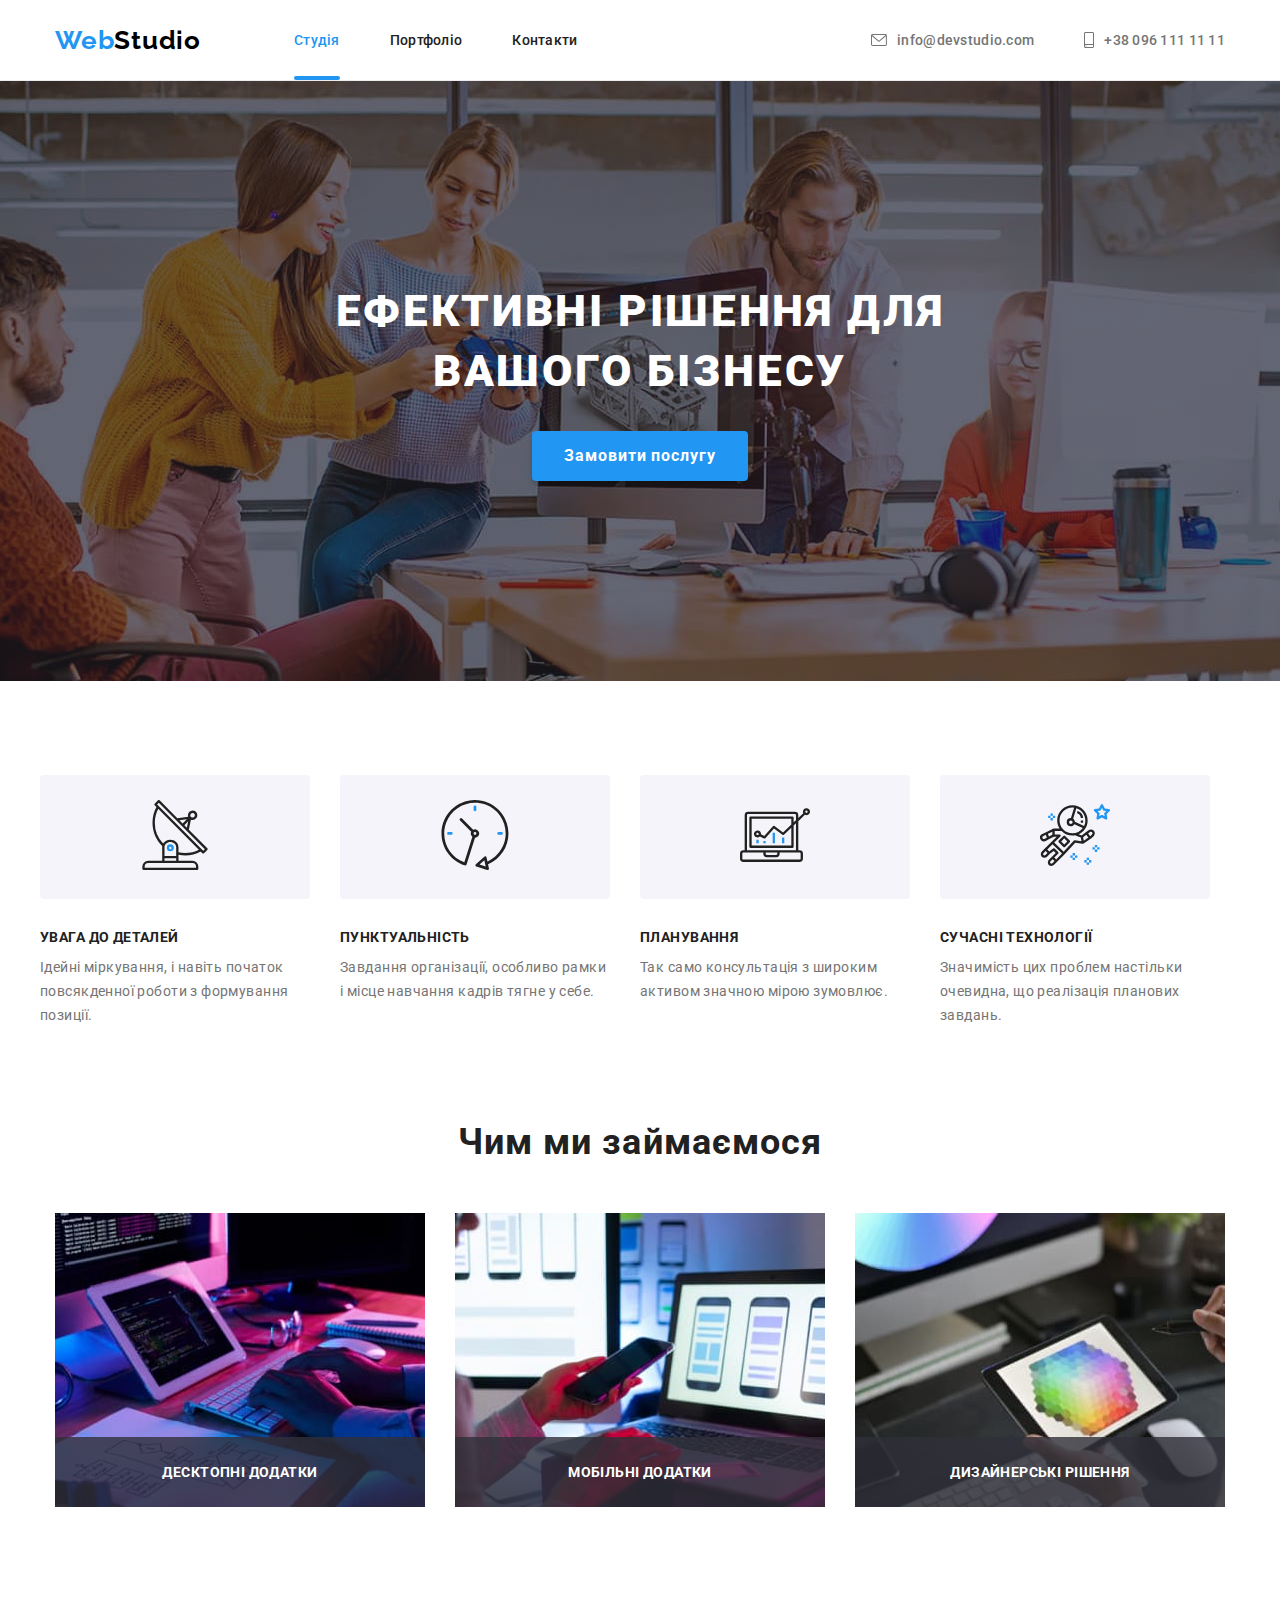
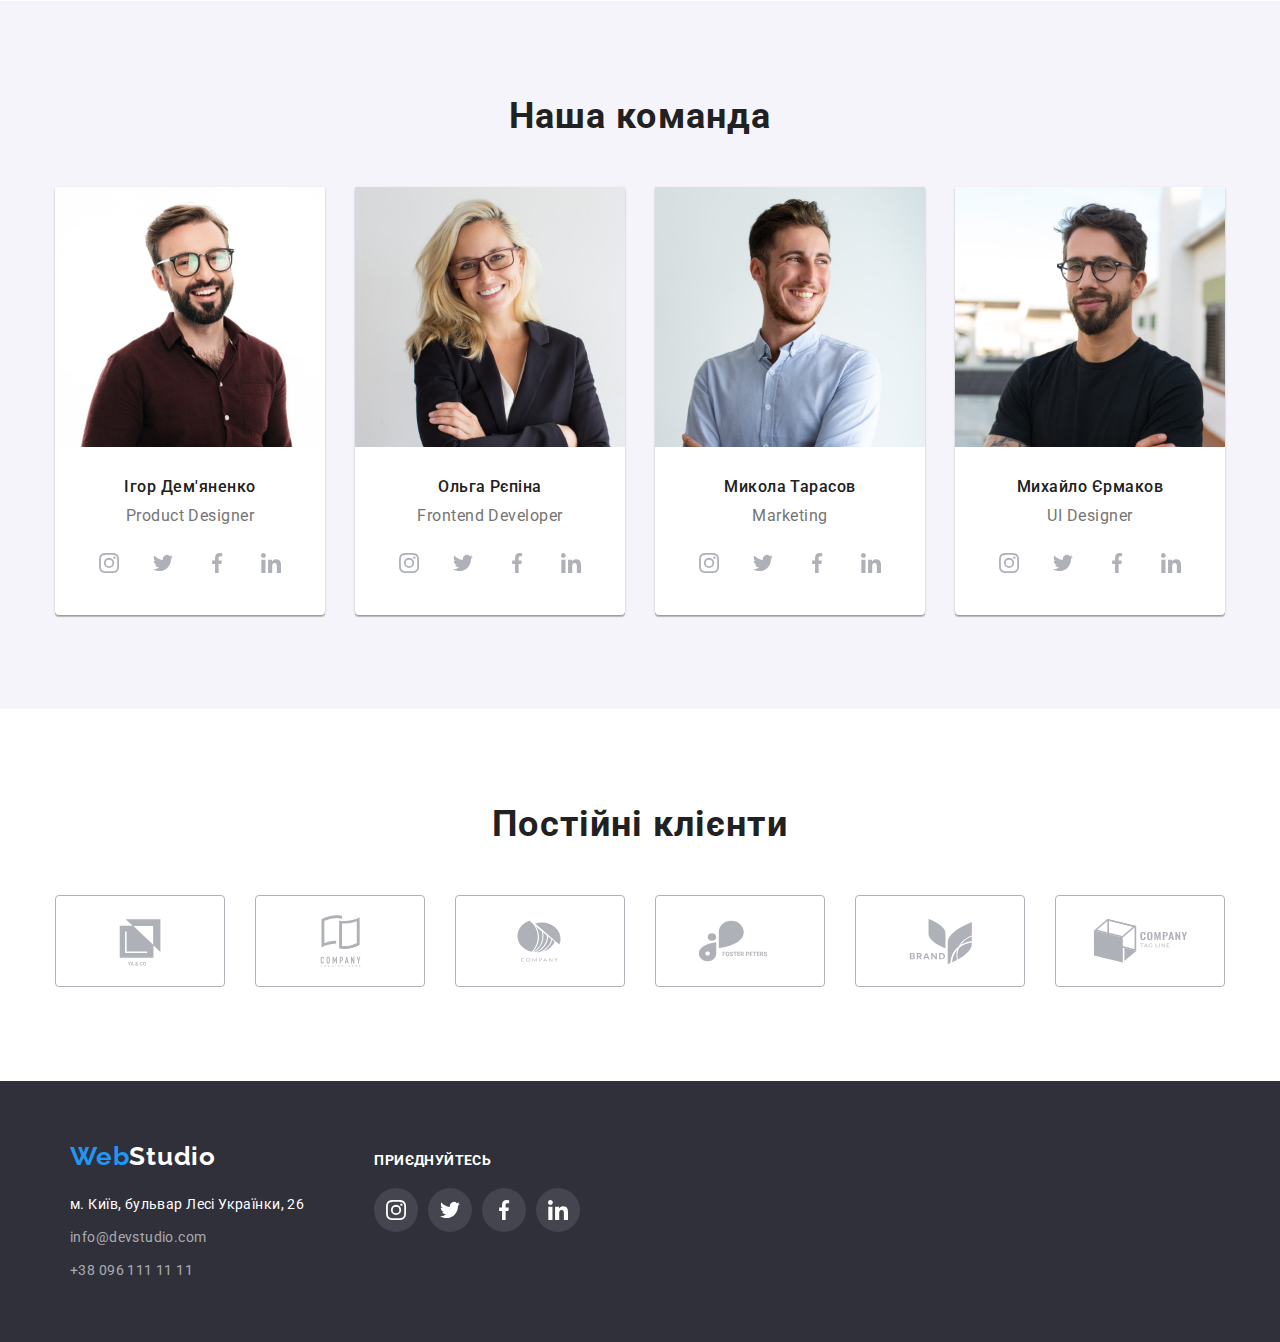
<file: index.html>
<!DOCTYPE html>
<html lang="uk">
  <head>
    <meta charset="UTF-8" />
    <meta http-equiv="X-UA-Compatible" content="IE=edge" />
    <meta name="viewport" content="width=device-width, initial-scale=1.0" />
    <title>WebStudio</title>
    <link rel="preconnect" href="https://fonts.googleapis.com" />
    <link rel="preconnect" href="https://fonts.gstatic.com" crossorigin />
    <link
      href="https://fonts.googleapis.com/css2?family=Raleway:wght@700&family=Roboto:wght@400;500;700;900&display=swap"
      rel="stylesheet"
    />
    <link
      rel="stylesheet"
      href="https://cdnjs.cloudflare.com/ajax/libs/modern-normalize/1.1.0/modern-normalize.min.css"
    />
    <link rel="stylesheet" href="./css/styles.css" />
  </head>
  <body>
    <header class="header">
      <div class="header-container container">
        <nav class="header-nav">
          <a href="/" class="logo link"
            ><span class="logo-first">Web</span><span class="logo-second">Studio</span></a
          >
          <ul class="site-nav list">
            <li class="item"><a href="" class="link current">Студія</a></li>
            <li class="item">
              <a href="./portfolio.html" class="link">Портфоліо</a>
            </li>
            <li class="item"><a href="" class="link">Контакти</a></li>
          </ul>
        </nav>
        <ul class="address-header list">
          <li class="item">
            <a href="mailto:info@devstudio.com" class="header-contacts link">
              <svg class="icon" width="16" height="12">
                <use href="./images/icons.svg#envelope"></use>
              </svg>
              info@devstudio.com</a
            >
          </li>
          <li class="item">
            <a href="tel:+380961111111" class="header-contacts link">
              <svg class="icon" width="10" height="16">
                <use href="./images/icons.svg#smartphone"></use>
              </svg>
              +38 096 111 11 11</a
            >
          </li>
        </ul>
      </div>
    </header>
    <main>
      <section class="hero">
        <div class="container">
          <h1 class="hero-title">
            Ефективні рішення для <br />
            вашого бізнесу
          </h1>
          <button type="button" class="button-hero" data-modal-open>Замовити послугу</button>
        </div>
      </section>
      <section class="benefits section">
        <div class="container">
          <h2 class="section-title visually-hidden">Наші переваги</h2>
          <ul class="benefits-list list">
            <li class="item">
              <div class="benefit-thumb">
                <svg class="benefit-icon" width="70" height="70">
                  <use href="./images/icons.svg#antenna"></use>
                </svg>
              </div>
              <h3 class="title-benefits">УВАГА ДО ДЕТАЛЕЙ</h3>
              <p class="text-benefits">
                Ідейні міркування, і навіть початок повсякденної роботи з формування позиції.
              </p>
            </li>
            <li class="item">
              <div class="benefit-thumb">
                <svg class="benefit-icon" width="70" height="70">
                  <use href="./images/icons.svg#clock"></use>
                </svg>
              </div>
              <h3 class="title-benefits">ПУНКТУАЛЬНІСТЬ</h3>
              <p class="text-benefits">
                Завдання організації, особливо рамки і місце навчання кадрів тягне у себе.
              </p>
            </li>
            <li class="item">
              <div class="benefit-thumb">
                <svg class="benefit-icon" width="70" height="70">
                  <use href="./images/icons.svg#diagram"></use>
                </svg>
              </div>
              <h3 class="title-benefits">ПЛАНУВАННЯ</h3>
              <p class="text-benefits">
                Так само консультація з широким активом значною мірою зумовлює.
              </p>
            </li>
            <li class="item">
              <div class="benefit-thumb">
                <svg class="benefit-icon" width="70" height="70">
                  <use href="./images/icons.svg#astronaut"></use>
                </svg>
              </div>
              <h3 class="title-benefits">СУЧАСНІ ТЕХНОЛОГІЇ</h3>
              <p class="text-benefits">
                Значимість цих проблем настільки очевидна, що реалізація планових завдань.
              </p>
            </li>
          </ul>
        </div>
      </section>
      <section class="specialization section">
        <div class="container">
          <h2 class="specialization-title section-title">Чим ми займаємося</h2>
          <ul class="specialization-list list">
            <li class="item">
              <div class="specialization-thumb">
                <img
                  class="specialization-image"
                  src="./images/specialization1.jpg"
                  alt="фронтенд"
                  width="370"
                />
                <div class="title-thumb-sp">
                  <h3 class="specialization-image-title">Десктопні додатки</h3>
                </div>
              </div>
            </li>
            <li class="item">
              <div class="specialization-thumb">
                <img
                  class="specialization-image"
                  src="./images/specialization2.jpg"
                  alt="розробка додатків"
                  width="370"
                />
                <div class="title-thumb-sp">
                  <h3 class="specialization-image-title">Мобільні додатки</h3>
                </div>
              </div>
            </li>
            <li class="item">
              <div class="specialization-thumb">
                <img
                  class="specialization-image"
                  src="./images/specialization3.jpg"
                  alt="розробка дизайну"
                  width="370"
                />
                <div class="title-thumb-sp">
                  <h3 class="specialization-image-title">Дизайнерські рішення</h3>
                </div>
              </div>
            </li>
          </ul>
        </div>
      </section>
      <section class="team section">
        <div class="container">
          <h2 class="team-title section-title">Наша команда</h2>
          <ul class="team-list list">
            <li class="card-team">
              <img src="./images/igor-dem.jpg" alt="Product Designer Igor " width="270" />
              <h3 class="tean-name">Ігор Дем'яненко</h3>
              <p class="team-job">Product Designer</p>
              <div class="social-container">
                <ul class="social-list list">
                  <li class="social-item">
                    <a
                      href="#"
                      target="_blank"
                      rel="noopener noreferrer nofollow"
                      class="social-link link"
                    >
                      <svg class="social-icon" width="20" height="20">
                        <use href="./images/icons.svg#instagram"></use>
                      </svg>
                    </a>
                  </li>
                  <li class="social-item">
                    <a
                      href="#"
                      target="_blank"
                      rel="noopener noreferrer nofollow"
                      class="social-link link"
                    >
                      <svg class="social-icon" width="20" height="20">
                        <use href="./images/icons.svg#twitter"></use>
                      </svg>
                    </a>
                  </li>
                  <li class="social-item">
                    <a
                      href="#"
                      target="_blank"
                      rel="noopener noreferrer nofollow"
                      class="social-link link"
                    >
                      <svg class="social-icon" width="20" height="20">
                        <use href="./images/icons.svg#facebook"></use>
                      </svg>
                    </a>
                  </li>
                  <li class="social-item">
                    <a
                      href="#"
                      target="_blank"
                      rel="noopener noreferrer nofollow"
                      class="social-link link"
                    >
                      <svg class="social-icon" width="20" height="20">
                        <use href="./images/icons.svg#linkedin"></use>
                      </svg>
                    </a>
                  </li>
                </ul>
              </div>
            </li>
            <li class="card-team">
              <img src="./images/olga-rep.jpg" alt="Frontend Developer Olga" width="270" />
              <h3 class="tean-name">Ольга Рєпіна</h3>
              <p class="team-job">Frontend Developer</p>
              <div class="social-container">
                <ul class="social-list list">
                  <li class="social-item">
                    <a
                      href="#"
                      target="_blank"
                      rel="noopener noreferrer nofollow"
                      class="social-link link"
                    >
                      <svg class="social-icon" width="20" height="20">
                        <use href="./images/icons.svg#instagram"></use>
                      </svg>
                    </a>
                  </li>
                  <li class="social-item">
                    <a
                      href="#"
                      target="_blank"
                      rel="noopener noreferrer nofollow"
                      class="social-link link"
                    >
                      <svg class="social-icon" width="20" height="20">
                        <use href="./images/icons.svg#twitter"></use>
                      </svg>
                    </a>
                  </li>
                  <li class="social-item">
                    <a
                      href="#"
                      target="_blank"
                      rel="noopener noreferrer nofollow"
                      class="social-link link"
                    >
                      <svg class="social-icon" width="20" height="20">
                        <use href="./images/icons.svg#facebook"></use>
                      </svg>
                    </a>
                  </li>
                  <li class="social-item">
                    <a
                      href="#"
                      target="_blank"
                      rel="noopener noreferrer nofollow"
                      class="social-link link"
                    >
                      <svg class="social-icon" width="20" height="20">
                        <use href="./images/icons.svg#linkedin"></use>
                      </svg>
                    </a>
                  </li>
                </ul>
              </div>
            </li>
            <li class="card-team">
              <img src="./images/mukola-tar.jpg" alt="Marketing Mukola" width="270" />
              <h3 class="tean-name">Микола Тарасов</h3>
              <p class="team-job">Marketing</p>
              <div class="social-container">
                <ul class="social-list list">
                  <li class="social-item">
                    <a
                      href="#"
                      target="_blank"
                      rel="noopener noreferrer nofollow"
                      class="social-link link"
                    >
                      <svg class="social-icon" width="20" height="20">
                        <use href="./images/icons.svg#instagram"></use>
                      </svg>
                    </a>
                  </li>
                  <li class="social-item">
                    <a
                      href="#"
                      target="_blank"
                      rel="noopener noreferrer nofollow"
                      class="social-link link"
                    >
                      <svg class="social-icon" width="20" height="20">
                        <use href="./images/icons.svg#twitter"></use>
                      </svg>
                    </a>
                  </li>
                  <li class="social-item">
                    <a
                      href="#"
                      target="_blank"
                      rel="noopener noreferrer nofollow"
                      class="social-link link"
                    >
                      <svg class="social-icon" width="20" height="20">
                        <use href="./images/icons.svg#facebook"></use>
                      </svg>
                    </a>
                  </li>
                  <li class="social-item">
                    <a
                      href="#"
                      target="_blank"
                      rel="noopener noreferrer nofollow"
                      class="social-link link"
                    >
                      <svg class="social-icon" width="20" height="20">
                        <use href="./images/icons.svg#linkedin"></use>
                      </svg>
                    </a>
                  </li>
                </ul>
              </div>
            </li>
            <li class="card-team">
              <img src="./images/muxailo-erm.jpg" alt="Designer Muxailo" width="270" />
              <h3 class="tean-name">Михайло Єрмаков</h3>
              <p class="team-job">UI Designer</p>
              <div class="social-container">
                <ul class="social-list list">
                  <li class="social-item">
                    <a
                      href="#"
                      target="_blank"
                      rel="noopener noreferrer nofollow"
                      class="social-link link"
                    >
                      <svg class="social-icon" width="20" height="20">
                        <use href="./images/icons.svg#instagram"></use>
                      </svg>
                    </a>
                  </li>
                  <li class="social-item">
                    <a
                      href="#"
                      target="_blank"
                      rel="noopener noreferrer nofollow"
                      class="social-link link"
                    >
                      <svg class="social-icon" width="20" height="20">
                        <use href="./images/icons.svg#twitter"></use>
                      </svg>
                    </a>
                  </li>
                  <li class="social-item">
                    <a
                      href="#"
                      target="_blank"
                      rel="noopener noreferrer nofollow"
                      class="social-link link"
                    >
                      <svg class="social-icon" width="20" height="20">
                        <use href="./images/icons.svg#facebook"></use>
                      </svg>
                    </a>
                  </li>
                  <li class="social-item">
                    <a
                      href="#"
                      target="_blank"
                      rel="noopener noreferrer nofollow"
                      class="social-link link"
                    >
                      <svg class="social-icon" width="20" height="20">
                        <use href="./images/icons.svg#linkedin"></use>
                      </svg>
                    </a>
                  </li>
                </ul>
              </div>
            </li>
          </ul>
        </div>
      </section>
      <section class="client section">
        <div class="container">
          <h2 class="client-title section-title">Постійні клієнти</h2>
          <ul class="client-list list">
            <li class="client-item">
              <a
                href="#"
                target="_blank"
                rel="noopener noreferrer nofollow"
                class="client-link link"
              >
                <svg class="button-client" width="106px" height="60px">
                  <use href="./images/icons.svg#company1"></use>
                </svg>
              </a>
            </li>
            <li class="client-item">
              <a
                href="#"
                target="_blank"
                rel="noopener noreferrer nofollow"
                class="client-link link"
              >
                <svg class="button-client" width="106px" height="60px">
                  <use href="./images/icons.svg#company2"></use>
                </svg>
              </a>
            </li>
            <li class="client-item">
              <a
                href="#"
                target="_blank"
                rel="noopener noreferrer nofollow"
                class="client-link link"
              >
                <svg class="button-client" width="106px" height="60px">
                  <use href="./images/icons.svg#company3"></use>
                </svg>
              </a>
            </li>
            <li class="client-item">
              <a
                href="#"
                target="_blank"
                rel="noopener noreferrer nofollow"
                class="client-link link"
              >
                <svg class="button-client" width="106px" height="60px">
                  <use href="./images/icons.svg#company4"></use>
                </svg>
              </a>
            </li>
            <li class="client-item">
              <a
                href="#"
                target="_blank"
                rel="noopener noreferrer nofollow"
                class="client-link link"
              >
                <svg class="button-client" width="106px" height="60px">
                  <use href="./images/icons.svg#company5"></use>
                </svg>
              </a>
            </li>
            <li class="client-item">
              <a
                href="#"
                target="_blank"
                rel="noopener noreferrer nofollow"
                class="client-link link"
              >
                <svg class="button-client" width="106px" height="60px">
                  <use href="./images/icons.svg#company6"></use>
                </svg>
              </a>
            </li>
          </ul>
        </div>
      </section>
    </main>
    <footer class="footer">
      <div class="footer-container container">
        <div class="footer-box">
          <a href="/" class="logo link"
            ><span class="logo-first">Web</span><span class="logo-footer">Studio</span></a
          >
          <address class="address-footer">
            <ul class="address-footer-list list">
              <li class="item">
                <a
                  href="https://goo.gl/maps/XgjmKiaME6EHn6Jn9"
                  target="_blank"
                  rel="noopener noreferrer nofollow"
                  class="address-footer-lokation link"
                  >м. Київ, бульвар Лесі Українки, 26</a
                >
              </li>
              <li class="item">
                <a href="mailto:info@devstudio.com" class="address-footer-link link"
                  >info@devstudio.com</a
                >
              </li>
              <li class="item">
                <a href="tel:+380961111111" class="address-footer-link link">+38 096 111 11 11</a>
              </li>
            </ul>
          </address>
        </div>
        <div class="footer-social-box">
          <h3 class="social-title-footer">приєднуйтесь</h3>
          <div class="social-container-footer">
            <ul class="social-list list">
              <li class="social-item">
                <a
                  href="#"
                  target="_blank"
                  rel="noopener noreferrer nofollow"
                  class="social-link social-link-footer link"
                >
                  <svg class="social-icon-footer" width="20" height="20">
                    <use href="./images/icons.svg#instagram"></use>
                  </svg>
                </a>
              </li>
              <li class="social-item">
                <a
                  href="#"
                  target="_blank"
                  rel="noopener noreferrer nofollow"
                  class="social-link social-link-footer link"
                >
                  <svg class="social-icon-footer" width="20" height="20">
                    <use href="./images/icons.svg#twitter"></use>
                  </svg>
                </a>
              </li>
              <li class="social-item">
                <a
                  href="#"
                  target="_blank"
                  rel="noopener noreferrer nofollow"
                  class="social-link social-link-footer link"
                >
                  <svg class="social-icon-footer" width="20" height="20">
                    <use href="./images/icons.svg#facebook"></use>
                  </svg>
                </a>
              </li>
              <li class="social-item">
                <a
                  href="#"
                  target="_blank"
                  rel="noopener noreferrer nofollow"
                  class="social-link social-link-footer link"
                >
                  <svg class="social-icon-footer" width="20" height="20">
                    <use href="./images/icons.svg#linkedin"></use>
                  </svg>
                </a>
              </li>
            </ul>
          </div>
        </div>
      </div>
    </footer>

    <div class="backdrop is-hidden" data-modal>
      <div class="modal">
        <button class="icon-close" data-modal-close>
          <svg width="18" height="18">
            <use href="./images/icons.svg#close-modal"></use>
          </svg>
        </button>
      </div>
    </div>

    <script src="./js/modal.js"></script>
  </body>
</html>
</file>
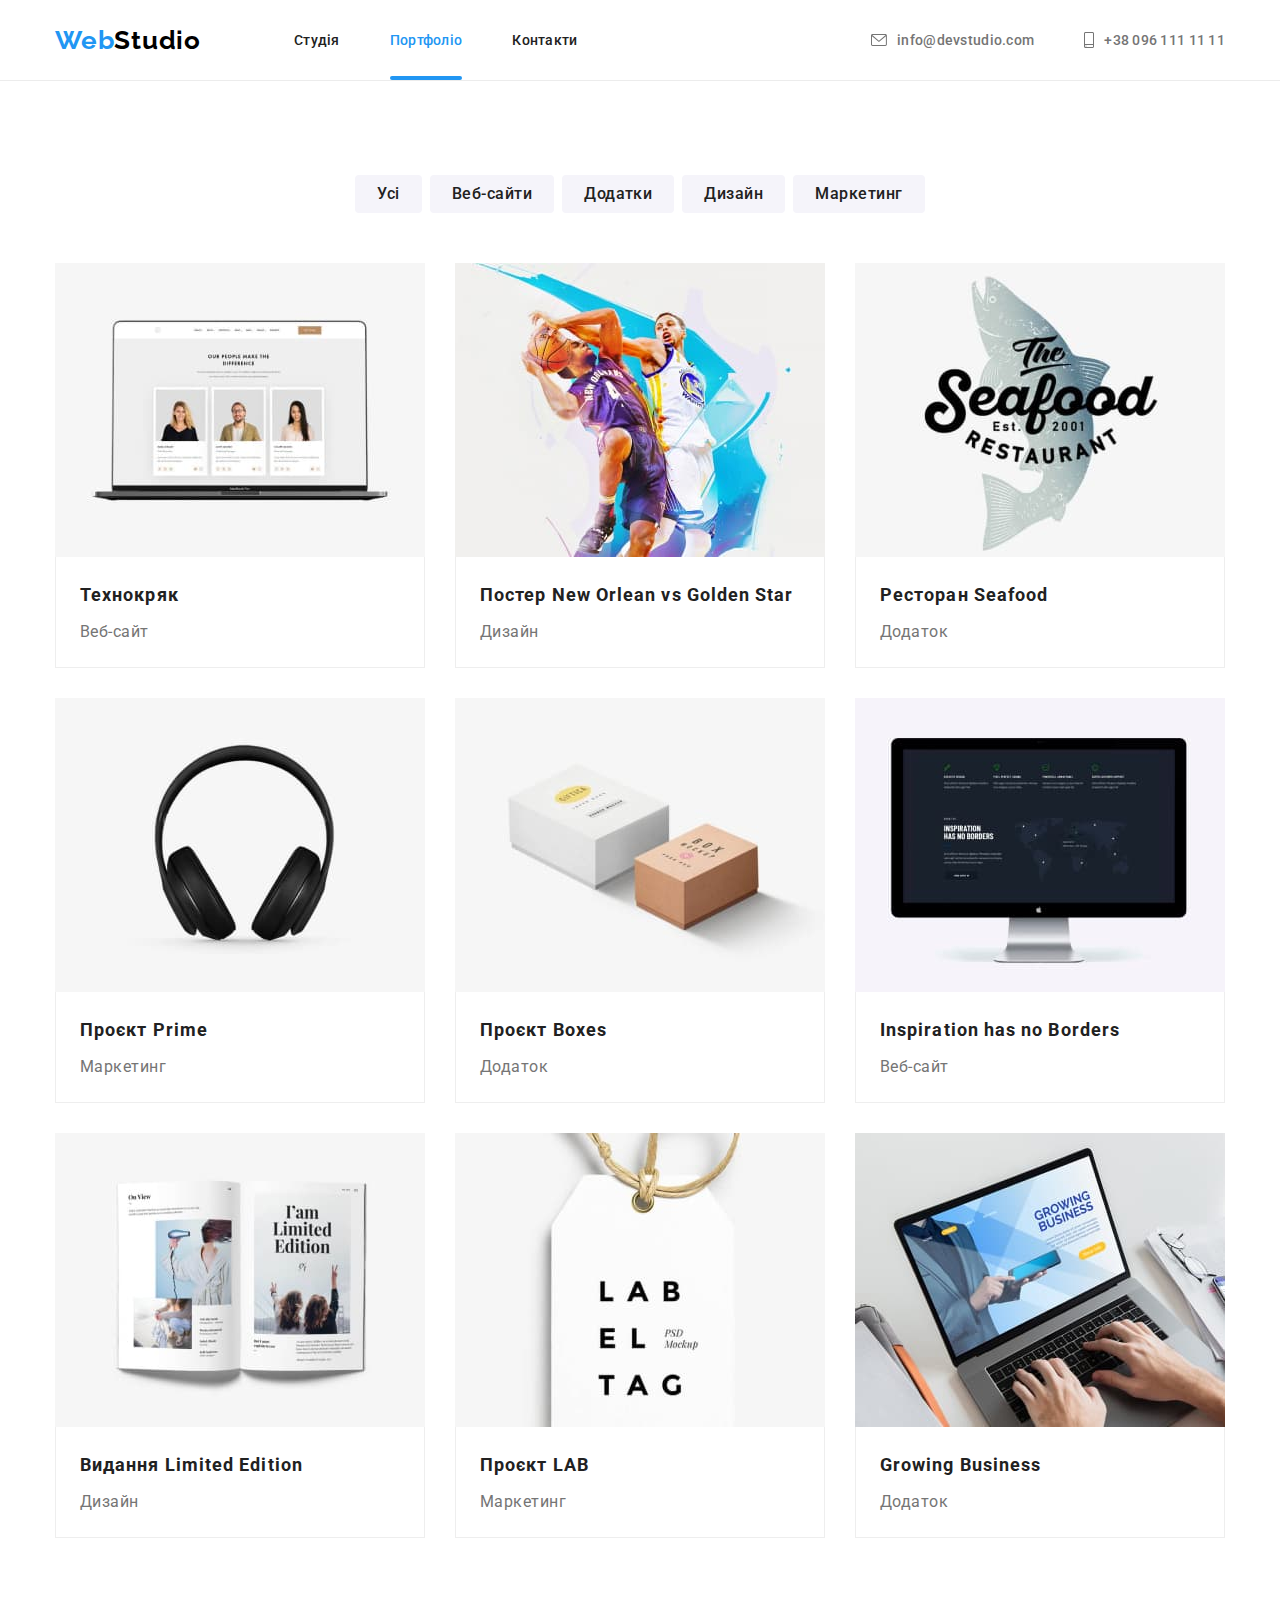
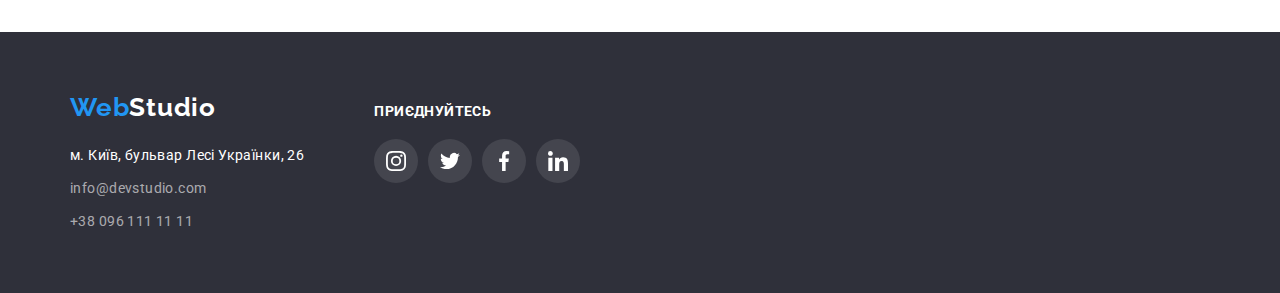
<file: portfolio.html>
<!DOCTYPE html>
<html lang="uk">
  <head>
    <meta charset="UTF-8" />
    <meta http-equiv="X-UA-Compatible" content="IE=edge" />
    <meta name="viewport" content="width=device-width, initial-scale=1.0" />
    <title>WebStudio</title>
    <link rel="preconnect" href="https://fonts.googleapis.com" />
    <link rel="preconnect" href="https://fonts.gstatic.com" crossorigin />
    <link
      href="https://fonts.googleapis.com/css2?family=Raleway:wght@700&family=Roboto:wght@400;500;700;900&display=swap"
      rel="stylesheet"
    />
    <link
      rel="stylesheet"
      href="https://cdnjs.cloudflare.com/ajax/libs/modern-normalize/1.1.0/modern-normalize.min.css"
    />
    <link rel="stylesheet" href="./css/styles.css" />
  </head>

  <body>
    <header class="header">
      <div class="header-container container">
        <nav class="header-nav">
          <a href="/" class="logo link"
            ><span class="logo-first">Web</span><span class="logo-second">Studio</span></a
          >
          <ul class="site-nav list">
            <li class="item"><a href="./index.html" class="link">Студія</a></li>
            <li class="item">
              <a href="" class="link current">Портфоліо</a>
            </li>
            <li class="item"><a href="" class="link">Контакти</a></li>
          </ul>
        </nav>
        <ul class="address-header list">
          <li class="item">
            <a href="mailto:info@devstudio.com" class="header-contacts link">
              <svg class="icon" width="16" height="12">
                <use href="./images/icons.svg#envelope"></use>
              </svg>
              info@devstudio.com</a
            >
          </li>
          <li class="item">
            <a href="tel:+380961111111" class="header-contacts link">
              <svg class="icon" width="10" height="16">
                <use href="./images/icons.svg#smartphone"></use>
              </svg>
              +38 096 111 11 11</a
            >
          </li>
        </ul>
      </div>
    </header>
    <section class="portfolio section">
      <div class="container">
        <h1 class="visually-hidden">portfolio</h1>
        <ul class="filter list">
          <li class="filter-item">
            <button type="button" class="button-filter">Усі</button>
          </li>
          <li class="filter-item">
            <button type="button" class="button-filter">Веб-сайти</button>
          </li>
          <li class="filter-item">
            <button type="button" class="button-filter">Додатки</button>
          </li>
          <li class="filter-item">
            <button type="button" class="button-filter">Дизайн</button>
          </li>
          <li class="filter-item">
            <button type="button" class="button-filter">Маркетинг</button>
          </li>
        </ul>
        <ul class="projects-list list">
          <li class="portfolio-card item">
            <a href="#" class="portfolio-link link">
              <div class="portfolio-thumb">
                <img src="./images/portfolio-laptop.jpg" alt="ноутбук" width="370" />
                <div class="portfolio-thumb-text">
                  <p class="portfolio-text">
                    Ресурс пропонує комплексні пропозиції з різним рівнем функціоналу та сервісів.
                    Все це дозволить відвідувачу отримати вичерпні відомості про компанію чи
                    приватну особу.
                  </p>
                </div>
              </div>
              <div class="card-contens">
                <h2 class="card-title">Технокряк</h2>
                <p class="card-text">Веб-сайт</p>
              </div>
            </a>
          </li>
          <li class="portfolio-card item">
            <a href="#" class="portfolio-link link">
              <div class="portfolio-thumb">
                <img src="./images/portfolio-nba.jpg" alt="два баскетболіста" width="370" />
                <div class="portfolio-thumb-text">
                  <p class="portfolio-text">
                    Ресурс пропонує комплексні пропозиції з різним рівнем функціоналу та сервісів.
                    Все це дозволить відвідувачу отримати вичерпні відомості про компанію чи
                    приватну особу.
                  </p>
                </div>
              </div>
              <div class="card-contens">
                <h2 class="card-title">Постер New Orlean vs Golden Star</h2>
                <p class="card-text">Дизайн</p>
              </div>
            </a>
          </li>
          <li class="portfolio-card item">
            <a href="#" class="portfolio-link link">
              <div class="portfolio-thumb">
                <img
                  src="./images/portfolio-restaurant-seafood.jpg"
                  alt="рибний ресторан"
                  width="370"
                />
                <div class="portfolio-thumb-text">
                  <p class="portfolio-text">
                    Ресурс пропонує комплексні пропозиції з різним рівнем функціоналу та сервісів.
                    Все це дозволить відвідувачу отримати вичерпні відомості про компанію чи
                    приватну особу.
                  </p>
                </div>
              </div>
              <div class="card-contens">
                <h2 class="card-title">Ресторан Seafood</h2>
                <p class="card-text">Додаток</p>
              </div>
            </a>
          </li>
          <li class="portfolio-card item">
            <a href="#" class="portfolio-link link">
              <div class="portfolio-thumb">
                <img src="./images/portfolio-headphones.jpg" alt="наушникі" width="370" />
                <div class="portfolio-thumb-text">
                  <p class="portfolio-text">
                    Ресурс пропонує комплексні пропозиції з різним рівнем функціоналу та сервісів.
                    Все це дозволить відвідувачу отримати вичерпні відомості про компанію чи
                    приватну особу.
                  </p>
                </div>
              </div>
              <div class="card-contens">
                <h2 class="card-title">Проєкт Prime</h2>
                <p class="card-text">Маркетинг</p>
              </div>
            </a>
          </li>
          <li class="portfolio-card item">
            <a href="#" class="portfolio-link link">
              <div class="portfolio-thumb">
                <img src="./images/portfolio-boxes.jpg" alt="дві коробки" width="370" />
                <div class="portfolio-thumb-text">
                  <p class="portfolio-text">
                    Ресурс пропонує комплексні пропозиції з різним рівнем функціоналу та сервісів.
                    Все це дозволить відвідувачу отримати вичерпні відомості про компанію чи
                    приватну особу.
                  </p>
                </div>
              </div>
              <div class="card-contens">
                <h2 class="card-title">Проєкт Boxes</h2>
                <p class="card-text">Додаток</p>
              </div>
            </a>
          </li>
          <li class="portfolio-card item">
            <a href="#" class="portfolio-link link">
              <div class="portfolio-thumb">
                <img src="./images/portfolio-monitor.jpg" alt="монітор" width="370" />
                <div class="portfolio-thumb-text">
                  <p class="portfolio-text">
                    Ресурс пропонує комплексні пропозиції з різним рівнем функціоналу та сервісів.
                    Все це дозволить відвідувачу отримати вичерпні відомості про компанію чи
                    приватну особу.
                  </p>
                </div>
              </div>
              <div class="card-contens">
                <h2 class="card-title">Inspiration has no Borders</h2>
                <p class="card-text">Веб-сайт</p>
              </div>
            </a>
          </li>
          <li class="portfolio-card item">
            <a href="#" class="portfolio-link link">
              <div class="portfolio-thumb">
                <img src="./images/portfolio-book.jpg" alt="книжка" width="370" />
                <div class="portfolio-thumb-text">
                  <p class="portfolio-text">
                    Ресурс пропонує комплексні пропозиції з різним рівнем функціоналу та сервісів.
                    Все це дозволить відвідувачу отримати вичерпні відомості про компанію чи
                    приватну особу.
                  </p>
                </div>
              </div>
              <div class="card-contens">
                <h2 class="card-title">Видання Limited Edition</h2>
                <p class="card-text">Дизайн</p>
              </div>
            </a>
          </li>
          <li class="portfolio-card item">
            <a href="#" class="portfolio-link link">
              <div class="portfolio-thumb">
                <img src="./images/portfolio-tag.jpg" alt="бірка" width="370" />
                <div class="portfolio-thumb-text">
                  <p class="portfolio-text">
                    Ресурс пропонує комплексні пропозиції з різним рівнем функціоналу та сервісів.
                    Все це дозволить відвідувачу отримати вичерпні відомості про компанію чи
                    приватну особу.
                  </p>
                </div>
              </div>
              <div class="card-contens">
                <h2 class="card-title">Проєкт LAB</h2>
                <p class="card-text">Маркетинг</p>
              </div>
            </a>
          </li>
          <li class="portfolio-card item">
            <a href="#" class="portfolio-link link">
              <div class="portfolio-thumb">
                <img src="./images/portfolio-laptop2.jpg" alt="" width="370" />
                <div class="portfolio-thumb-text">
                  <p class="portfolio-text">
                    Ресурс пропонує комплексні пропозиції з різним рівнем функціоналу та сервісів.
                    Все це дозволить відвідувачу отримати вичерпні відомості про компанію чи
                    приватну особу.
                  </p>
                </div>
              </div>
              <div class="card-contens">
                <h2 class="card-title">Growing Business</h2>
                <p class="card-text">Додаток</p>
              </div>
            </a>
          </li>
        </ul>
      </div>
    </section>
    <footer class="footer">
      <div class="footer-container container">
        <div class="footer-box">
          <a href="/" class="logo link"
            ><span class="logo-first">Web</span><span class="logo-footer">Studio</span></a
          >
          <address class="address-footer">
            <ul class="address-footer-list list">
              <li class="item">
                <a
                  href="https://goo.gl/maps/XgjmKiaME6EHn6Jn9"
                  target="_blank"
                  rel="noopener noreferrer nofollow"
                  class="address-footer-lokation link"
                  >м. Київ, бульвар Лесі Українки, 26</a
                >
              </li>
              <li class="item">
                <a href="mailto:info@devstudio.com" class="address-footer-link link"
                  >info@devstudio.com</a
                >
              </li>
              <li class="item">
                <a href="tel:+380961111111" class="address-footer-link link">+38 096 111 11 11</a>
              </li>
            </ul>
          </address>
        </div>
        <div class="footer-social-box">
          <h3 class="social-title-footer">приєднуйтесь</h3>
          <div class="social-container-footer">
            <ul class="social-list list">
              <li class="social-item">
                <a
                  href="#"
                  target="_blank"
                  rel="noopener noreferrer nofollow"
                  class="social-link social-link-footer link"
                >
                  <svg class="social-icon-footer" width="20" height="20">
                    <use href="./images/icons.svg#instagram"></use>
                  </svg>
                </a>
              </li>
              <li class="social-item">
                <a
                  href="#"
                  target="_blank"
                  rel="noopener noreferrer nofollow"
                  class="social-link social-link-footer link"
                >
                  <svg class="social-icon-footer" width="20" height="20">
                    <use href="./images/icons.svg#twitter"></use>
                  </svg>
                </a>
              </li>
              <li class="social-item">
                <a
                  href="#"
                  target="_blank"
                  rel="noopener noreferrer nofollow"
                  class="social-link social-link-footer link"
                >
                  <svg class="social-icon-footer" width="20" height="20">
                    <use href="./images/icons.svg#facebook"></use>
                  </svg>
                </a>
              </li>
              <li class="social-item">
                <a
                  href="#"
                  target="_blank"
                  rel="noopener noreferrer nofollow"
                  class="social-link social-link-footer link"
                >
                  <svg class="social-icon-footer" width="20" height="20">
                    <use href="./images/icons.svg#linkedin"></use>
                  </svg>
                </a>
              </li>
            </ul>
          </div>
        </div>
      </div>
    </footer>
  </body>
</html>
</file>
<file: css/styles.css>
:root {
  --primery-text-color: #757575;
  --title-text-color: #212121;
  --accent-color: #2196f3;
  --accent-color-text: #ffffff;
  --background-color: #ffffff;
  --background-color-second: #f5f4fa;
  --backgraund-color-footer: #2f303a;
  --logo-font: 'Raleway';
  --margin-card: 30px;
  --icon-color: #afb1b8;
  --transform-transition: transform 250ms cubic-bezier(0.4, 0, 0.2, 1);
  --transform-color: color 250ms cubic-bezier(0.4, 0, 0.2, 1);
  --transform-bg-color: background-color 250ms cubic-bezier(0.4, 0, 0.2, 1);
  --transition-fill: fill 250ms cubic-bezier(0.4, 0, 0.2, 1);
  --transition-box-shadow: box-shadow 250ms cubic-bezier(0.4, 0, 0.2, 1);
  --transition-border-color: border-color 250ms cubic-bezier(0.4, 0, 0.2, 1);
  --transition-time: 250ms cubic-bezier(0.4, 0, 0.2, 1);
}

/* General style */

a {
  text-decoration: none;
  color: inherit;
  font-family: inherit;
  padding: 0;
}

h1,
h2,
h3,
h4,
h5,
h6,
p,
ul {
  padding: 0px;
  margin: 0px;
}

img {
  display: block;
  max-width: 100%;
}

body {
  background-color: var(--background-color);
  color: var(--primery-text-color);
  font-family: 'Roboto', sans-serif;
}

.list {
  list-style: none;
}

.link {
  text-decoration: none;
}

.button-pointer {
  cursor: pointer;
}

.container {
  width: 1200px;
  padding: 0px 15px;
  margin-right: auto;
  margin-left: auto;
  /* outline: 1px solid tomato; */
}

.section {
  padding-top: 94px;
  padding-bottom: 94px;
}

/* header */
.header {
  border-bottom: 1px solid #ececec;
}

.logo {
  font-family: var(--logo-font);
  font-weight: 700;
  font-size: 26px;
  line-height: calc(31 / 26);
  letter-spacing: 0.03em;
}

.logo-first {
  color: var(--accent-color);
}

.logo-second {
  color: #000000;
}

.logo-footer {
  color: #ffffff;
}

/* Site navigatiot */

.header-container {
  display: flex;
  align-items: center;
  margin-top: 0px;
  margin-bottom: 0px;
}

.header-nav {
  display: flex;
  margin-top: 0px;
  margin-bottom: 0px;
  align-items: center;
}

.site-nav {
  display: flex;
  margin-top: 0px;
  margin-bottom: 0px;
  margin-left: 93px;
  padding-left: 0px;
}

.site-nav .item:not(:last-child) {
  margin-right: 50px;
}

.site-nav .link {
  /* display: block; */
  font-weight: 500;
  font-size: 14px;
  line-height: calc(16 / 14);
  letter-spacing: 0.02em;
  color: var(--title-text-color);
  padding-top: 32px;
  padding-bottom: 32px;
  transition: var(--transform-color);
}

.header-nav .link:hover,
.header-nav .link:focus {
  color: var(--accent-color);
}

.site-nav .link.current {
  color: var(--accent-color);
  position: relative;
}

.link.current::after {
  content: '';
  position: absolute;
  bottom: 0;
  left: 0;

  width: 100%;
  height: 4px;

  background-color: var(--accent-color);
  border-radius: 4px;
}

.address-header {
  display: flex;
  padding-left: 0px;
  margin-left: auto;
  margin-top: 0px;
  margin-bottom: 0px;
}

.address-header .item:not(:last-child) {
  margin-right: 50px;
}

.header-contacts {
  display: flex;
  align-items: center;
  font-weight: 500;
  font-size: 14px;
  line-height: calc(16 / 14);
  letter-spacing: 0.02em;
  color: var(--primery-text-color);
  padding-top: 32px;
  padding-bottom: 32px;
  transition: var(--transform-color);
}

.header-contacts:hover,
.header-contacts:focus {
  color: var(--accent-color);
}

.icon {
  margin-right: 10px;
  fill: currentColor;
  transition: var(--transition-fill);
}

.header-contacts:hover .icon,
.header-contacts:focus .icon {
  fill: var(--accent-color);
}

/* Section hero */
.hero {
  background-color: var(--backgraund-color-footer);
  text-align: center;
  padding-top: 200px;
  padding-bottom: 200px;

  max-width: 1600px;
  margin-right: auto;
  margin-left: auto;

  background-image: linear-gradient(to right, rgba(47, 48, 58, 0.4), rgba(47, 48, 58, 0.4)),
    url(../images/hero-img.jpg);
  background-repeat: no-repeat;
  background-size: cover;
  background-position: center;
}

.hero-title {
  font-weight: 900;
  font-size: 44px;
  line-height: calc(60 / 44);
  /* text-align: center; */
  margin-bottom: 30px;
  letter-spacing: 0.06em;
  text-transform: uppercase;
  color: var(--background-color);
}

.button-hero {
  padding-top: 10px;
  padding-bottom: 10px;
  padding-right: 32px;
  padding-left: 32px;
  background-color: var(--accent-color);
  box-shadow: 0px 4px 4px rgba(0, 0, 0, 0.15);
  border-radius: 4px;
  font-family: inherit;
  font-weight: 700;
  font-size: 16px;
  line-height: calc(30 / 16);
  letter-spacing: 0.06em;
  color: var(--background-color);
  border: none;
  cursor: pointer;
  transition: var(--transform-bg-color);
}

.button-hero:hover,
.button-hero:focus {
  background-color: #188ce8;
}

/* section our-benefits*/

.visually-hidden {
  position: absolute;
  white-space: nowrap;
  width: 1px;
  height: 1px;
  overflow: hidden;
  border: 0;
  padding: 0;
  clip: rect(0 0 0 0);
  clip-path: inset(50%);
  margin: -1px;
}

.benefits-list {
  display: flex;
  /* outline: 1px solid tomato; */
  margin-left: -30px;
  justify-content: center;
}

.benefits-list .item {
  flex-basis: calc(100% / 4 - 30px);
  /* margin-left: -30px; */
}

.benefits-list .item:not(:first-child) {
  margin-left: 30px;
}

.benefit-thumb {
  background-color: var(--background-color-second);
  padding: 25px 100px;
  border-radius: 4px;
  margin-bottom: 30px;
}

.title-benefits {
  margin-bottom: 10px;
  font-weight: 700;
  font-size: 14px;
  line-height: calc(16 / 14);
  letter-spacing: 0.03em;
  text-transform: uppercase;
  color: var(--title-text-color);
}

.text-benefits {
  font-weight: 400;
  font-size: 14px;
  line-height: calc(24 / 14);
  letter-spacing: 0.03em;
}

/* section specialization */

.specialization {
  padding-top: 0px;
}

.section-title {
  font-weight: 700;
  font-size: 36px;
  line-height: calc(42 / 36);
  text-align: center;
  letter-spacing: 0.03em;
  color: var(--title-text-color);
}

.specialization-title {
  margin-bottom: 50px;
}

.specialization-list {
  display: flex;
  justify-content: center;
}

.specialization-list .item:not(:last-child) {
  margin-right: 30px;
}

.specialization-thumb {
  position: relative;
}

.specialization-image {
  display: block;
}

.title-thumb-sp {
  width: 100%;
  height: 70px;
  position: absolute;
  bottom: 0;
  right: 0;
  background: rgba(47, 48, 58, 0.8);
  text-align: center;
}

.specialization-image-title {
  padding: 27px;
  font-weight: 700;
  font-size: 14px;
  line-height: calc(16 / 14);
  letter-spacing: 0.03em;
  text-transform: uppercase;
  color: var(--accent-color-text);
}

/* Section Team */

.team {
  background-color: var(--background-color-second);
}

.team-title {
  margin-bottom: 50px;
}

.team-list {
  display: flex;
  justify-content: center;
}

.card-team:not(:last-child) {
  margin-right: 30px;
}

.card-team img {
  display: block;
}

.card-team {
  background-color: var(--background-color);
  box-shadow: 0px 1px 3px rgba(0, 0, 0, 0.12), 0px 1px 1px rgba(0, 0, 0, 0.14),
    0px 2px 1px rgba(0, 0, 0, 0.2);
  border-radius: 0px 0px 4px 4px;
}

.tean-name {
  margin-top: 30px;
  font-weight: 500;
  font-size: 16px;
  line-height: calc(19 / 16);
  text-align: center;
  letter-spacing: 0.03em;
  color: var(--title-text-color);
}

.team-job {
  margin-top: 10px;
  margin-bottom: 16px;
  font-weight: 400;
  font-size: 16px;
  line-height: calc(19 / 16);
  text-align: center;
  letter-spacing: 0.03em;
}

.social-container {
  margin-bottom: 30px;
}

.social-list {
  display: flex;
  justify-content: center;
}

.social-item {
  width: 44px;
  height: 44px;
}

.social-item:not(:last-child) {
  margin-right: 10px;
}

.social-link {
  display: flex;
  align-items: center;
  justify-content: center;
  width: 100%;
  height: 100%;
  color: var(--icon-color);
  background-color: var(--background-color);
  border-radius: 50%;
  transition: var(--transform-bg-color);
}

.social-link:hover,
.social-link:focus {
  background-color: var(--accent-color);
}

.social-link .social-icon {
  fill: currentColor;
  transition: var(--transition-fill);
}

.social-link:hover .social-icon,
.social-link:focus .social-icon {
  fill: var(--accent-color-text);
}

/* section client */

.client-title {
  margin-bottom: 50px;
}

.client-list {
  display: flex;
  justify-content: center;
}
.client-item:not(:last-child) {
  margin-right: 30px;
}

.client-link {
  display: block;
  width: 170px;
  height: 92px;
  padding: 16px 32px;
  border: 1px solid var(--icon-color);
  border-radius: 4px;
  fill: var(--icon-color);
  transition: var(--transition-fill), var(--transition-border-color);
}

.client-link:hover,
.client-link:focus {
  fill: var(--accent-color);
  border-color: var(--accent-color);
}

.client-link .button-client {
  fill: var(--icon-color);
  transition: var(--transition-fill);
}

.client-link:hover .button-client,
.client-link:focus .button-client {
  fill: var(--accent-color);
}

/* Section portfolio*/

.filter {
  display: flex;
  justify-content: center;
  margin-bottom: 50px;
}

.filter-item:not(:last-child) {
  margin-right: 8px;
}

.button-filter {
  padding: 6px 22px;
  background-color: var(--background-color-second);
  color: var(--title-text-color);
  border: none;
  border-radius: 4px;
  font-weight: 500;
  font-size: 16px;
  line-height: calc(26 / 16);
  letter-spacing: 0.03em;
  font-family: inherit;
  cursor: pointer;
  transition: var(--transform-bg-color), var(--transform-color), var(--transition-box-shadow);
}

.button-filter:hover,
.button-filter:focus {
  background-color: var(--accent-color);
  color: var(--accent-color-text);
  box-shadow: 0px 3px 1px rgba(0, 0, 0, 0.1), 0px 1px 2px rgba(0, 0, 0, 0.08),
    0px 2px 2px rgba(0, 0, 0, 0.12);
}

.projects-list {
  display: flex;
  flex-wrap: wrap;
  margin-left: -30px;
  margin-top: -30px;
}

.projects-list .item {
  flex-basis: calc(100% / 3 - var(--margin-card));
  margin-left: 30px;
  margin-top: 30px;
}

.portfolio-thumb {
  position: relative;
  overflow: hidden;
}

.portfolio-thumb-text {
  position: absolute;
  top: 0;
  left: 0;
  width: 100%;
  height: 100%;

  padding: 63px 24px;
  background: rgba(33, 150, 243, 0.9);

  transform: translateY(100%);
  transition: var(--transform-transition);
}

.portfolio-link:hover .portfolio-thumb-text,
.portfolio-link:focus .portfolio-thumb-text {
  transform: translateY(0);
}

.portfolio-text {
  font-weight: 400;
  font-size: 18px;
  line-height: calc(28 / 18);
  letter-spacing: 0.03em;
  color: var(--accent-color-text);
}
.portfolio-card {
  transition: var(--transition-box-shadow);
}

.portfolio-card:hover,
.portfolio-card:focus {
  box-shadow: 0px 1px 1px rgba(0, 0, 0, 0.12), 0px 4px 4px rgba(0, 0, 0, 0.06),
    1px 4px 6px rgba(0, 0, 0, 0.16);
}

.card-contens {
  padding: 20px 24px;
  border: 1px solid #eeeeee;
  border-top: none;
}

.card-title {
  margin-bottom: 4px;
  font-weight: 700;
  font-size: 18px;
  line-height: calc(36 / 18);
  letter-spacing: 0.06em;
  color: var(--title-text-color);
}

.card-text {
  font-weight: 400;
  font-size: 16px;
  line-height: 30px;
  letter-spacing: 0.03em;
  color: inherit;
}

/* footer */

.footer {
  background-color: #2f303a;
}

.footer-container {
  display: flex;
  align-items: baseline;
}

.footer-box {
  padding-top: 60px;
  padding-bottom: 60px;
  padding-left: 15px;
  margin-right: 70px;
}

.address-footer {
  margin-top: 20px;
}

.address-footer-list {
  font-style: normal;
}

.address-footer-list li {
  display: block;
}

.address-footer-list .item:not(:last-child) {
  margin-bottom: 9px;
}

.address-footer-lokation {
  font-weight: 400;
  font-size: 14px;
  line-height: calc(24 / 14);
  letter-spacing: 0.03em;
  color: var(--background-color);
}

.address-footer-link {
  font-weight: 400;
  font-size: 14px;
  line-height: 24px;
  letter-spacing: 0.03em;
  color: rgba(255, 255, 255, 0.6);
}

.address-footer-list a {
  transition: var(--transform-color);
}

.address-footer-list a:hover,
.address-footer-list a:focus {
  color: var(--accent-color);
}

.social-title-footer {
  margin-bottom: 20px;
  font-weight: 700;
  font-size: 14px;
  line-height: calc(16 / 14);
  letter-spacing: 0.03em;
  text-transform: uppercase;
  color: var(--accent-color-text);
}

.social-link-footer {
  background-color: rgba(255, 255, 255, 0.1);
  color: var(--background-color);
}

.social-icon-footer {
  fill: var(--accent-color-text);
}

/* backdrop і модальне вікно */

.backdrop {
  position: fixed;
  top: 0;
  left: 0;
  width: 100%;
  height: 100%;

  background: rgba(0, 0, 0, 0.2);

  opacity: 1;
  transition: var(--transition-time);
}

.backdrop.is-hidden {
  opacity: 0;
  pointer-events: none;
}

.backdrop.is-hidden .modal {
  transform: translate(-50%, -50%) scale(0.9);
}

.modal {
  position: absolute;
  top: 50%;
  left: 50%;
  transform: translate(-50%, -50%) scale(1);
  transition: var(--transition-time);

  width: 528px;
  height: 581px;

  background: #ffffff;

  box-shadow: 0px 1px 3px rgba(0, 0, 0, 0.12), 0px 1px 1px rgba(0, 0, 0, 0.14),
    0px 2px 1px rgba(0, 0, 0, 0.2);
  border-radius: 4px;
}

.icon-close {
  position: absolute;
  top: 8px;
  right: 8px;
  display: flex;
  align-items: center;
  justify-content: center;
  width: 30px;
  height: 30px;
  background-color: var(--background-color);
  border: 1px solid rgba(0, 0, 0, 0.1);
  border-radius: 50%;
  cursor: pointer;
}
</file>
